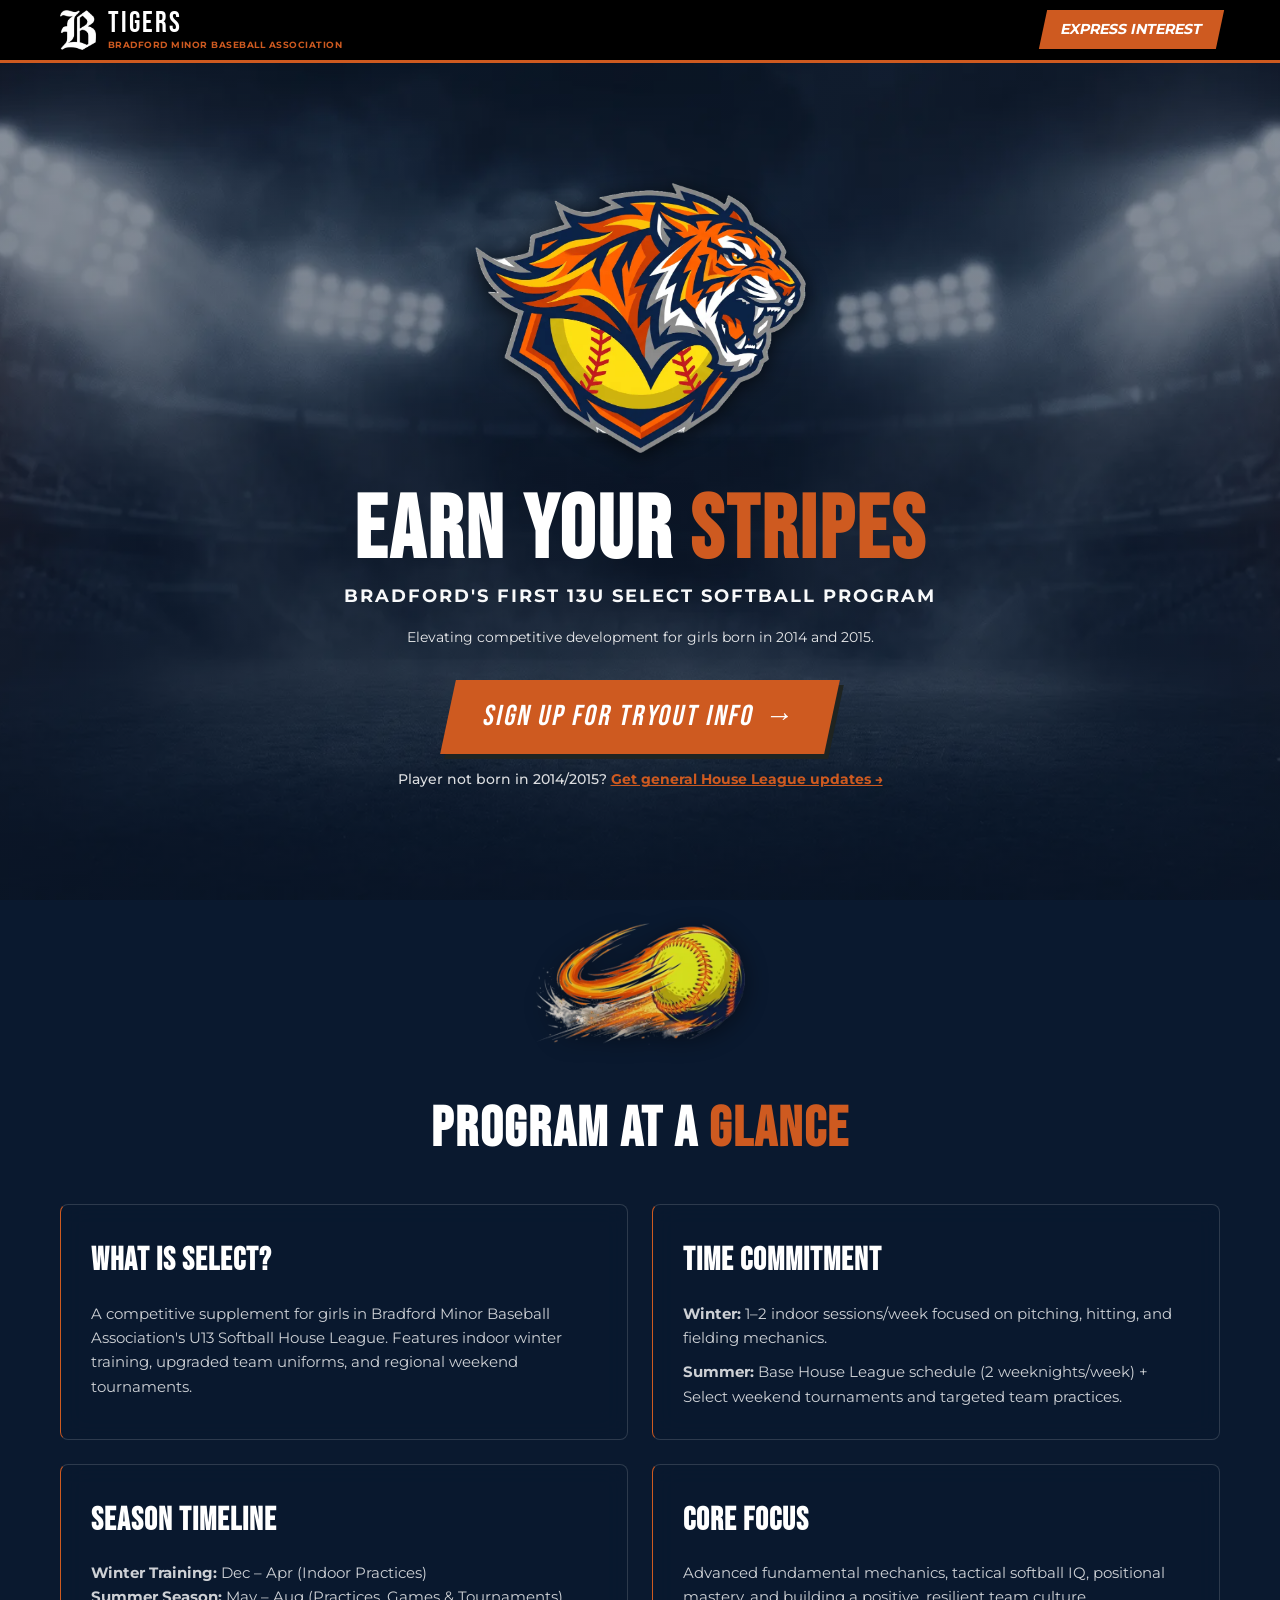
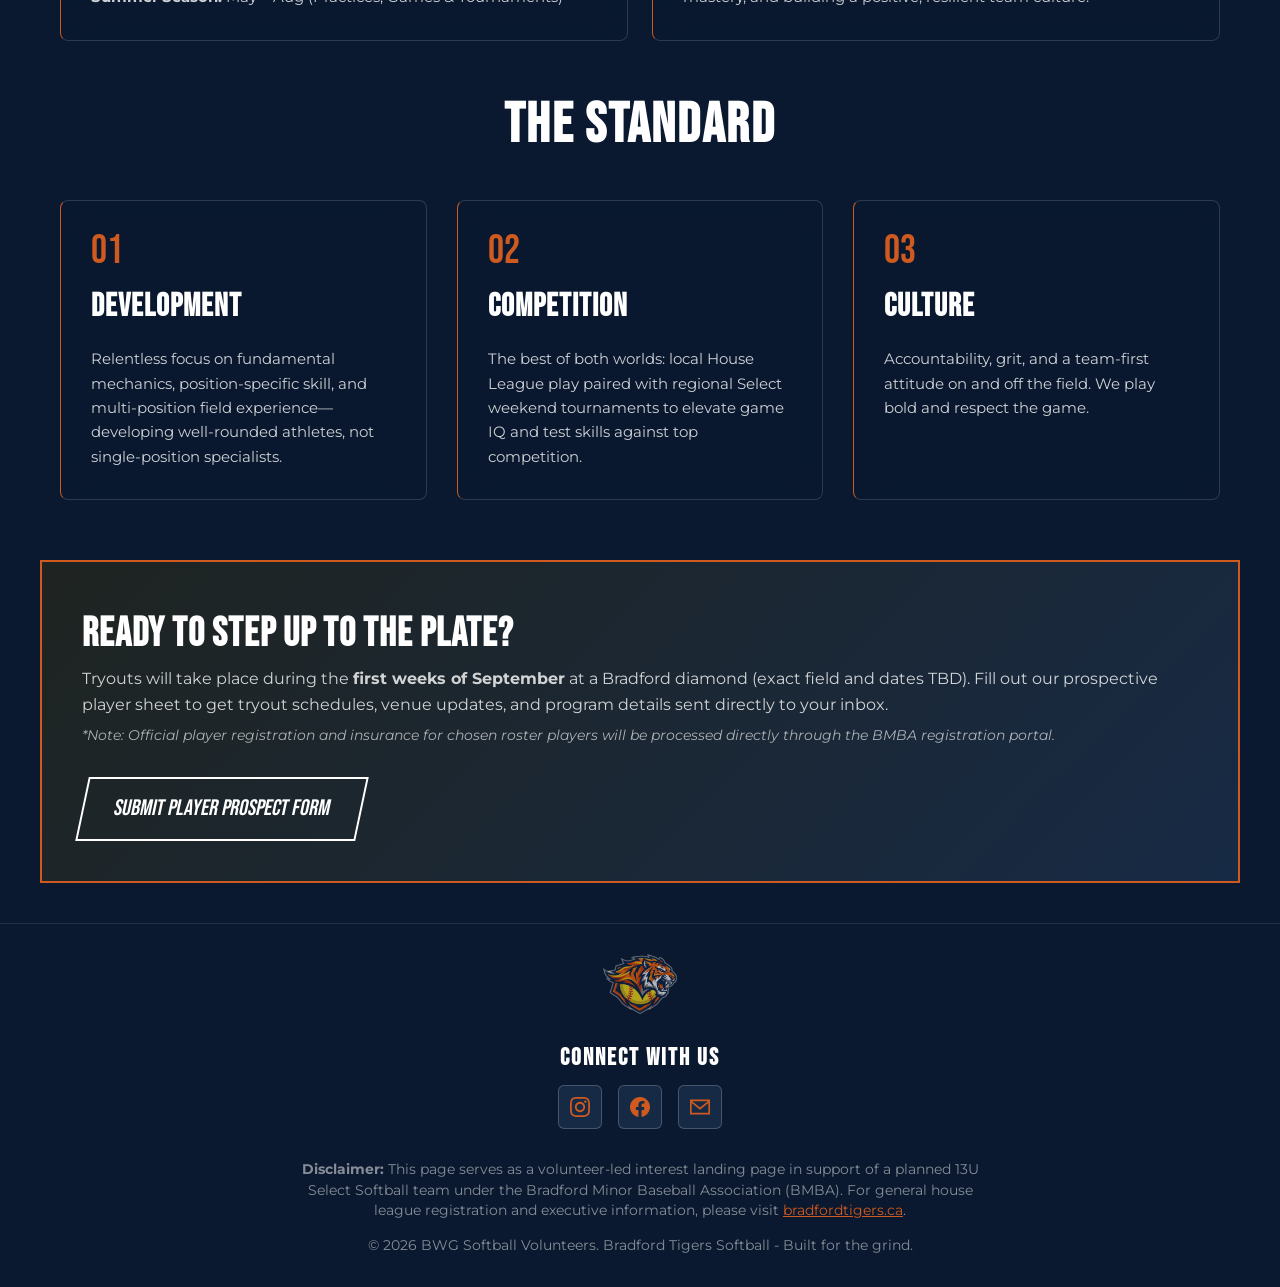
<file: index.html>
<!DOCTYPE html>
<html lang="en">
<head>
    <meta charset="UTF-8">
    <meta name="viewport" content="width=device-width, initial-scale=1.0">
    <meta name="theme-color" content="#0A192F">
    <title>13U Tigers Softball | 2027 Recruitment</title>

    <!-- Browser Tab Icon -->
    <link rel="icon" type="image/png" href="assets/b2-logo.png">

    <!-- Google Fonts for athletic typography -->
    <link rel="preconnect" href="https://fonts.googleapis.com">
    <link rel="preconnect" href="https://fonts.gstatic.com" crossorigin>
    <link rel="stylesheet" href="https://fonts.googleapis.com/css2?family=Bebas+Neue&family=Montserrat:ital,wght@0,400;0,700;0,900;1,700&display=swap">
    
    <!-- Using separate BMBA-aligned stylesheet -->
    <link rel="stylesheet" href="styles.css">

    <!-- Open Graph / WhatsApp / iMessage / Facebook -->
    <meta property="og:type" content="website" />
    <meta property="og:title" content="13U Tigers Select Softball | September Tryouts" />
    <meta property="og:description" content="Development, Competition, Culture. Register today for our upcoming September tryouts." />
    <meta property="og:image" content="https://bwgsoftball.ca/assets/tiger-logo-preview.jpg" />
    <meta property="og:url" content="https://bwgsoftball.ca/preview.html" />

    <!-- Twitter / General Mobile Fallbacks -->
    <meta name="twitter:card" content="summary_large_image" />
    <meta name="twitter:title" content="13U Tigers Select Softball | September Tryouts" />
    <meta name="twitter:description" content="Development, Competition, Culture. Register today for our upcoming September tryouts." />
    <meta name="twitter:image" content="https://bwgsoftball.ca/assets/tiger-logo-preview.jpg" />   

</head>
<body>

<!-- Header / Navigation -->
<header class="navbar">
    <div class="nav-container">
        <a href="https://bradfordtigers.ca/?utm_source=bwgsoftball&utm_medium=referral&utm_campaign=13u_select_landing_page" target="_blank" rel="noopener" class="brand" title="Visit BradfordTigers.ca">
            <img src="assets/b2-logo.png" alt="Bradford Tigers B Logo" class="nav-logo">
            <div class="brand-text-wrapper">
                <span class="brand-text">TIGERS</span>
                <span class="brand-subtext">
                    <span class="desktop-only">BRADFORD MINOR BASEBALL ASSOCIATION</span>
                    <span class="mobile-only">Bradford Minor Baseball Assoc.</span>
                </span>
            </div>
        </a>
        <a href="https://forms.gle/GKhw946RZWxFUqny7" target="_blank" class="btn-nav">
            <span class="desktop-only">EXPRESS INTEREST</span>
            <span class="mobile-only">UPDATES</span>
        </a>
    </div>
</header>

    <!-- Hero Section -->
    <section class="hero">
        <div class="hero-overlay"></div>
        <div class="hero-content">
            <div class="badge-container">
                <img src="assets/tiger-logo.webp" alt="Tigers Emblem" class="hero-logo">
            </div>
            <h1 class="hero-title">EARN YOUR <span class="text-orange">STRIPES</span></h1>
            <p class="hero-subtitle">BRADFORD'S FIRST 13U SELECT SOFTBALL PROGRAM</p>
            <span class="hero-tagline">Elevating competitive development for girls born in 2014 and 2015.</span>
            <div class="cta-group">
                <a href="https://forms.gle/GKhw946RZWxFUqny7" target="_blank" class="btn-primary">
                    SIGN UP FOR TRYOUT INFO<span class="arrow">&rarr;</span>
                </a>
                <p class="hero-alt-note">
                    Player not born in 2014/2015? <a href="https://bradfordtigers.ca/?utm_source=bwgsoftball&utm_medium=referral&utm_campaign=hero_general_houseleague" target="_blank" rel="noopener" class="hero-alt-link">Get general House League updates &rarr;</a>
                </p>
            </div>
        </div>
    </section>

    <!-- V2 Bridge / Accent Section -->
    <section class="accent-bridge-section">
        <div class="accent-wrapper">
            <img src="assets/accent.webp" alt="Softball Accent Graphic" class="hero-accent">
        </div>
    </section>

    <!-- Program at a Glance Section -->
    <section class="program-glance">
        <div class="container">
            <h2 class="section-title">PROGRAM AT A <span class="text-orange">GLANCE</span></h2>
            <div class="pillars-grid grid-2x2">
                <div class="pillar-card">
                    <h3>What is Select?</h3>
                    <p>A competitive supplement for girls in Bradford Minor Baseball Association's U13 Softball House League. Features indoor winter training, upgraded team uniforms, and regional weekend tournaments.</p>
                </div>
                <div class="pillar-card">
                    <h3>Time Commitment</h3>
                    <p><strong>Winter:</strong> 1–2 indoor sessions/week focused on pitching, hitting, and fielding mechanics.</p>
                    <p style="margin-top: 10px;"><strong>Summer:</strong> Base House League schedule (2 weeknights/week) + Select weekend tournaments and targeted team practices.</p>
                </div>
                <div class="pillar-card">
                    <h3>Season Timeline</h3>
                    <p><strong>Winter Training:</strong> Dec – Apr (Indoor Practices)<br>
                       <strong>Summer Season:</strong> May – Aug (Practices, Games &amp; Tournaments)</p>
                </div>
                <div class="pillar-card">
                    <h3>Core Focus</h3>
                    <p>Advanced fundamental mechanics, tactical softball IQ, positional mastery, and building a positive, resilient team culture.</p>
                </div>
            </div>
        </div>
    </section>

    <!-- Value Pillars Section -->
    <section class="pillars-section">
        <div class="container">
            <h2 class="section-title">THE <span class="accent-text">STANDARD</span></h2>
            <div class="pillars-grid">
                <div class="pillar-card">
                    <div class="pillar-number">01</div>
                    <h3>DEVELOPMENT</h3>
                    <p>Relentless focus on fundamental mechanics, position-specific skill, and multi-position field experience—developing well-rounded athletes, not single-position specialists.</p>
                </div>
                <div class="pillar-card">
                    <div class="pillar-number">02</div>
                    <h3>COMPETITION</h3>
                    <p>The best of both worlds: local House League play paired with regional Select weekend tournaments to elevate game IQ and test skills against top competition.</p>
                </div>
                <div class="pillar-card">
                    <div class="pillar-number">03</div>
                    <h3>CULTURE</h3>
                    <p>Accountability, grit, and a team-first attitude on and off the field. We play bold and respect the game.</p>
                </div>
            </div>
        </div>
    </section>

    <!-- Info / Tryout Callout -->
    <section class="callout-section">
        <div class="container callout-box">
            <div class="callout-text">
                <h2>READY TO STEP UP TO THE PLATE?</h2>
                <p>Tryouts will take place during the <strong>first weeks of September</strong> at a Bradford diamond (exact field and dates TBD). Fill out our prospective player sheet to get tryout schedules, venue updates, and program details sent directly to your inbox.</p>
            <p style="font-size: 0.85rem; opacity: 0.8; margin-top: 8px;">
    <em>*Note: Official player registration and insurance for chosen roster players will be processed directly through the BMBA registration portal.</em>
</p>
            </div>
            <a href="https://forms.gle/GKhw946RZWxFUqny7" target="_blank" rel="noopener noreferrer" class="btn-secondary">
                SUBMIT PLAYER PROSPECT FORM
            </a>
        </div>
    </section>

    <!-- Footer -->
    <footer>
        <div class="container footer-content">
            <img src="assets/tiger-logo.webp" alt="Tigers Logo" class="footer-logo">

            <div class="footer-social-section">
                <h3 class="social-heading">CONNECT WITH US</h3>
                <div class="social-links">
                    <a href="https://www.instagram.com/bwgsoftball" target="_blank" rel="noopener noreferrer" class="social-btn" aria-label="Instagram">
                        <svg viewBox="0 0 24 24"><path d="M12 2.163c3.204 0 3.584.012 4.85.07 3.252.148 4.771 1.691 4.919 4.919.058 1.265.069 1.645.069 4.849 0 3.205-.012 3.584-.069 4.849-.149 3.225-1.664 4.771-4.919 4.919-1.266.058-1.644.07-4.85.07-3.204 0-3.584-.012-4.849-.07-3.26-.149-4.771-1.699-4.919-4.92-.058-1.265-.07-1.644-.07-4.849 0-3.204.013-3.583.07-4.849.149-3.227 1.664-4.771 4.919-4.919 1.266-.057 1.645-.069 4.849-.069zm0-2.163c-3.259 0-3.667.014-4.947.072-4.358.2-6.78 2.618-6.98 6.98-.059 1.281-.073 1.689-.073 4.948 0 3.259.014 3.668.072 4.948.2 4.358 2.618 6.78 6.98 6.98 1.281.058 1.689.072 4.948.072 3.259 0 3.668-.014 4.948-.072 4.354-.2 6.782-2.618 6.979-6.98.059-1.28.073-1.689.073-4.948 0-3.259-.014-3.667-.072-4.947-.196-4.354-2.617-6.78-6.979-6.98-1.281-.059-1.69-.073-4.949-.073zm0 5.838c-3.403 0-6.162 2.759-6.162 6.162s2.759 6.163 6.162 6.163 6.162-2.759 6.162-6.163c0-3.403-2.759-6.162-6.162-6.162zm0 10.162c-2.209 0-4-1.79-4-4 0-2.209 1.791-4 4-4s4 1.791 4 4c0 2.21-1.791 4-4 4zm6.406-11.845c-.796 0-1.441.645-1.441 1.44s.645 1.44 1.441 1.44c.795 0 1.439-.645 1.439-1.44s-.644-1.44-1.439-1.44z"/></svg>
                    </a>
                    <a href="https://www.facebook.com/bwgsoftball" target="_blank" rel="noopener noreferrer" class="social-btn" aria-label="Facebook">
                        <svg viewBox="0 0 24 24"><path d="M24 12.073c0-6.627-5.373-12-12-12s-12 5.373-12 12c0 5.99 4.388 10.954 10.125 11.854v-8.385H7.078v-3.47h3.047V9.43c0-3.007 1.792-4.669 4.533-4.669 1.312 0 2.686.235 2.686.235v2.953H15.83c-1.491 0-1.956.925-1.956 1.874v2.25h3.328l-.532 3.47h-2.796v8.385C19.612 23.027 24 18.062 24 12.073z"/></svg>
                    </a>
                    <a href="https://forms.gle/GKhw946RZWxFUqny7" target="_blank" class="social-btn" aria-label="Email Us">
                        <svg viewBox="0 0 24 24"><path d="M0 3v18h24v-18h-24zm21.518 2l-9.518 7.713-9.518-7.713h19.036zm-19.518 14v-11.817l10 8.104 10-8.104v11.817h-20z"/></svg>
                    </a>
                </div>
            </div>

            <p class="disclaimer-text">
                <strong>Disclaimer:</strong> This page serves as a volunteer-led interest landing page in support of a planned 13U Select Softball team under the Bradford Minor Baseball Association (BMBA). For general house league registration and executive information, please visit <a href="https://bradfordtigers.ca/?utm_source=bwgsoftball&utm_medium=referral&utm_campaign=13u_select_landing_page" target="_blank" rel="noopener">bradfordtigers.ca</a>.
            </p>
            <p>&copy; 2026 BWG Softball Volunteers. Bradford Tigers Softball - Built for the grind.</p>
        </div>
    </footer>
</body>
</html>
</file>
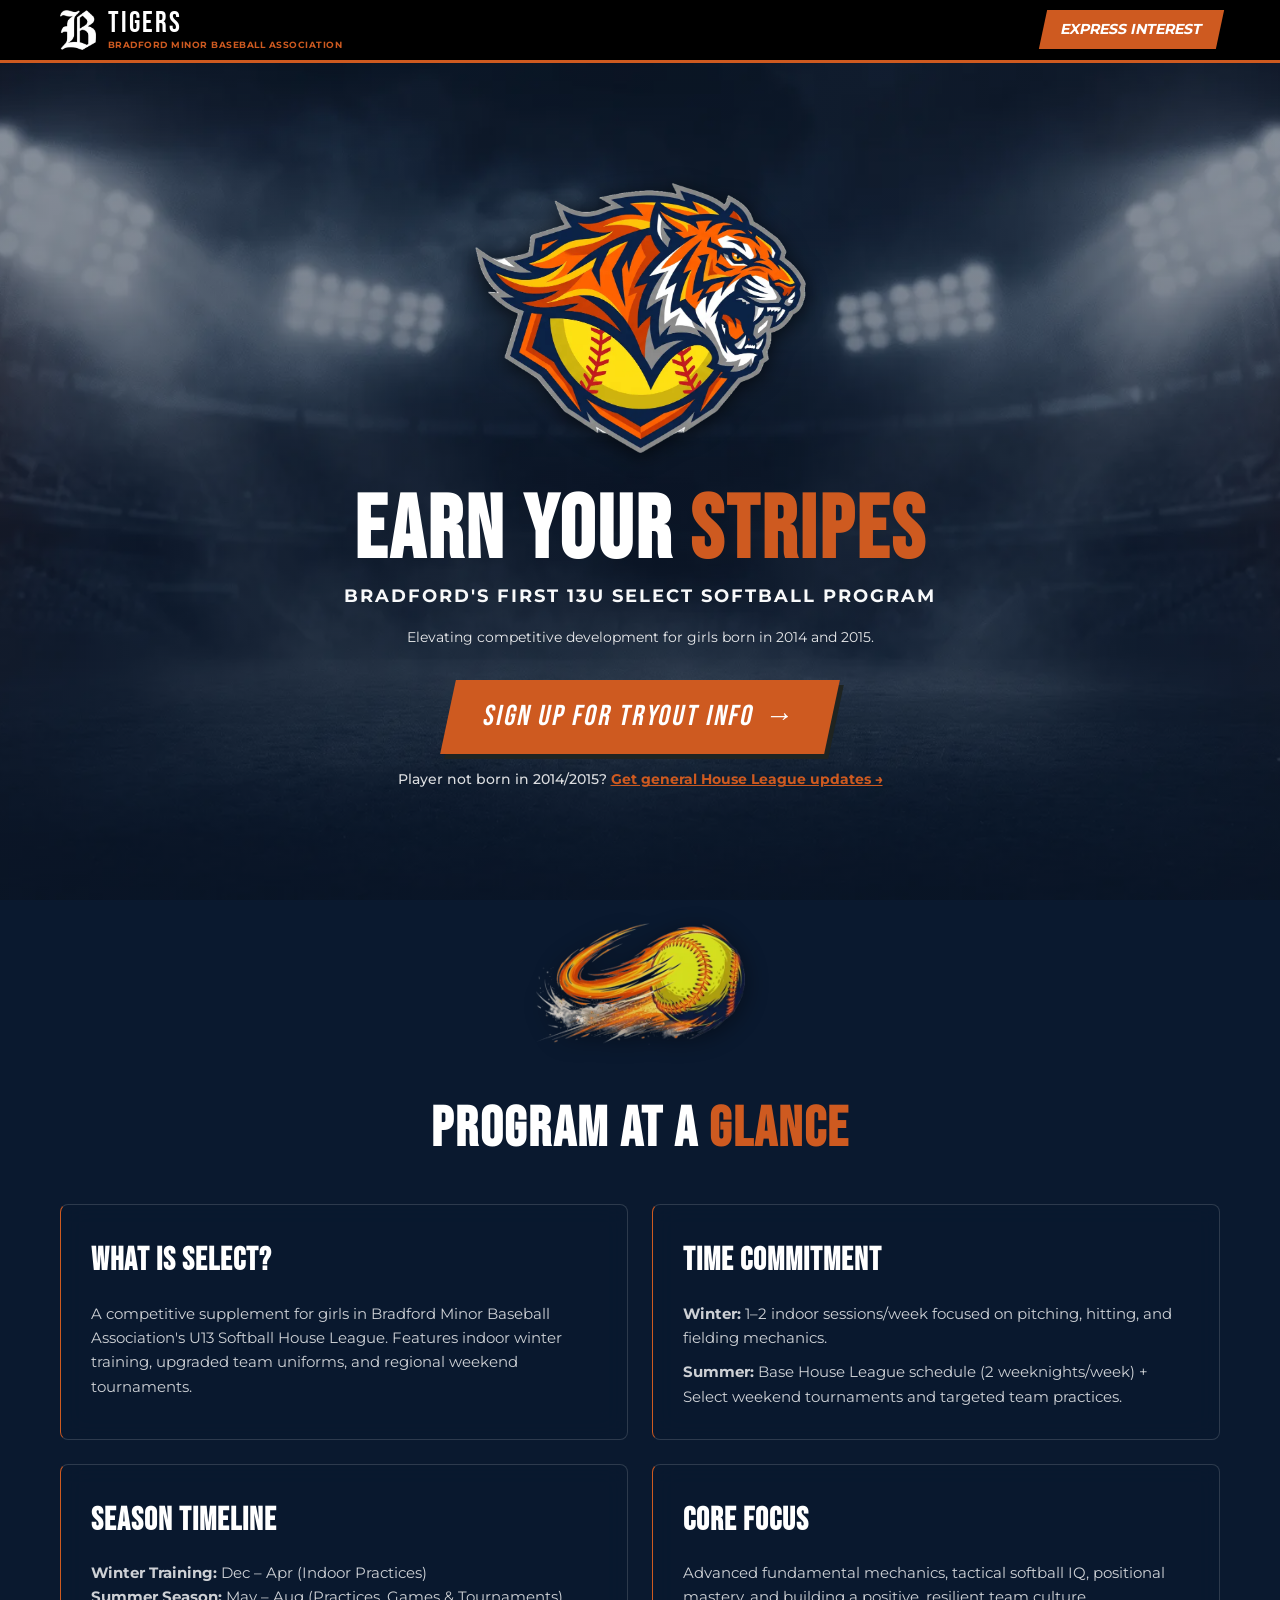
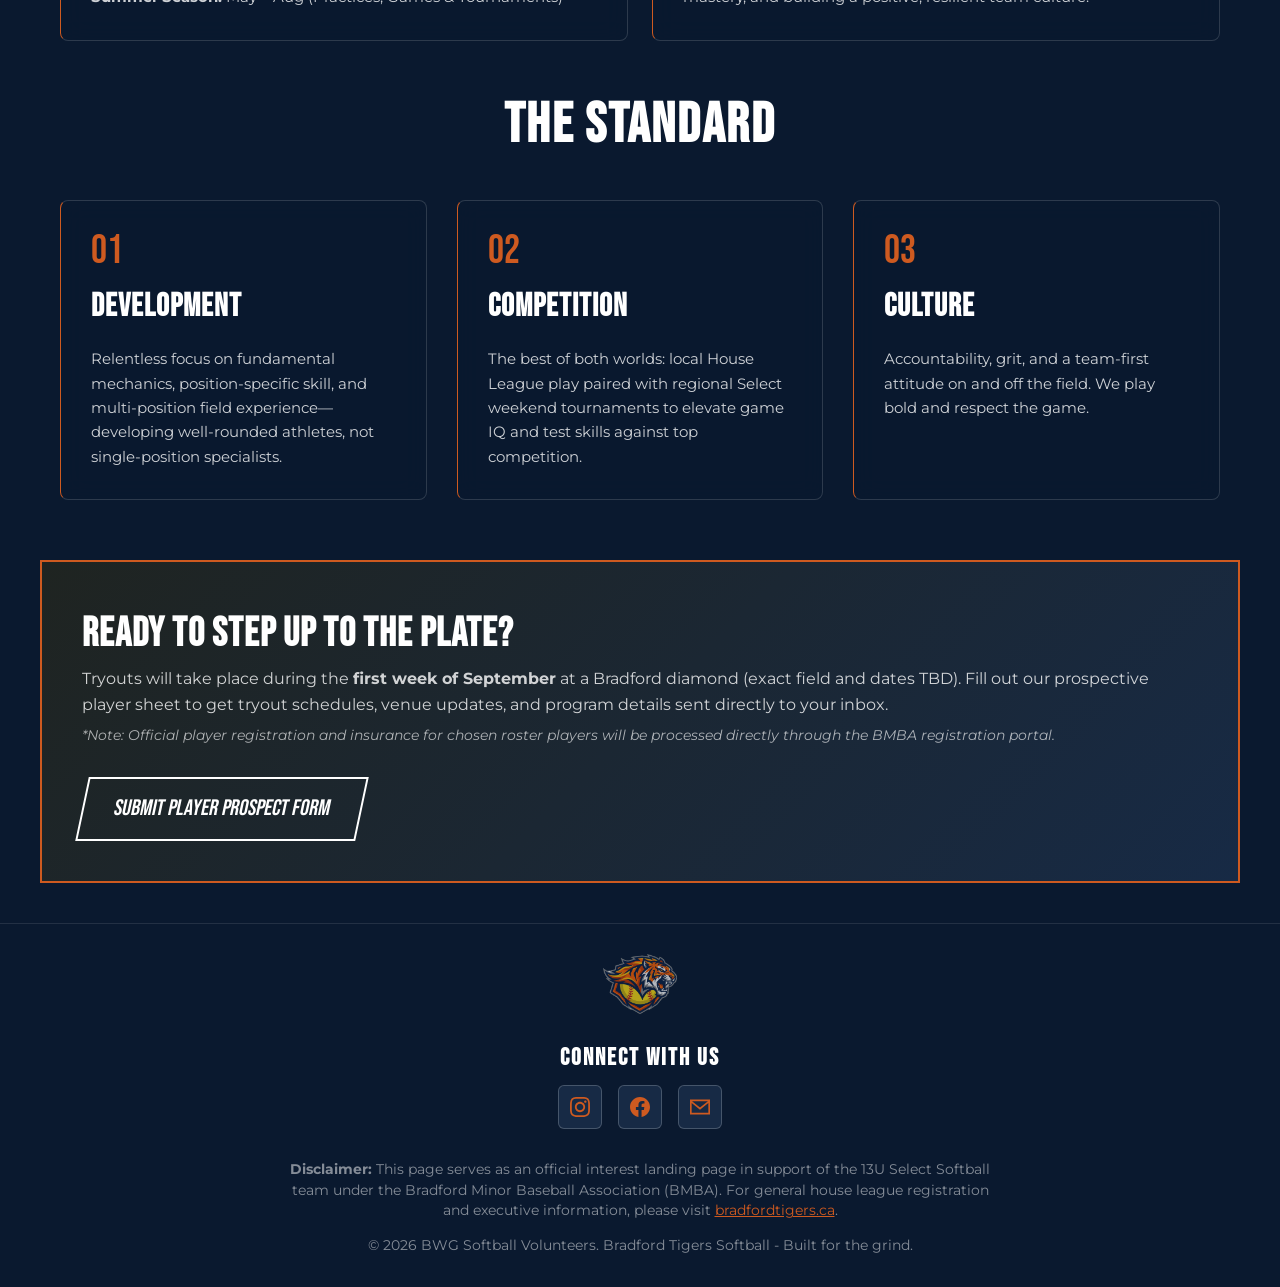
<file: preview.html>
<!DOCTYPE html>
<html lang="en">
<head>
    <meta charset="UTF-8">
    <meta name="viewport" content="width=device-width, initial-scale=1.0">
    <meta name="theme-color" content="#0A192F">
    <title>13U Tigers Softball | 2027 Recruitment (BMBA Preview)</title>

    <!-- Browser Tab Icon -->
    <link rel="icon" type="image/png" href="assets/b2-logo.png">

    <!-- Google Fonts for athletic typography -->
    <link rel="preconnect" href="https://fonts.googleapis.com">
    <link rel="preconnect" href="https://fonts.gstatic.com" crossorigin>
    <link rel="stylesheet" href="https://fonts.googleapis.com/css2?family=Bebas+Neue&family=Montserrat:ital,wght@0,400;0,700;0,900;1,700&display=swap">
    
    <!-- Using separate BMBA-aligned stylesheet -->
    <link rel="stylesheet" href="styles2.css">

    <!-- Open Graph / WhatsApp / iMessage / Facebook -->
    <meta property="og:type" content="website" />
    <meta property="og:title" content="13U Tigers Select Softball | September Tryouts" />
    <meta property="og:description" content="Development, Competition, Culture. Register today for our upcoming September tryouts." />
    <meta property="og:image" content="https://bwgsoftball.ca/assets/tiger-logo-preview.jpg" />
    <meta property="og:url" content="https://bwgsoftball.ca/preview.html" />

    <!-- Twitter / General Mobile Fallbacks -->
    <meta name="twitter:card" content="summary_large_image" />
    <meta name="twitter:title" content="13U Tigers Select Softball | September Tryouts" />
    <meta name="twitter:description" content="Development, Competition, Culture. Register today for our upcoming September tryouts." />
    <meta name="twitter:image" content="https://bwgsoftball.ca/assets/tiger-logo-preview.jpg" />   

    <!-- Tally.so popup during carrot fest -->
    <script>
    const ENABLE_TALLY = false;
    const IS_TESTING = window.location.hostname === 'localhost' || 
                       window.location.hostname === '127.0.0.1' || 
                       window.location.search.includes('test=1');

    if (ENABLE_TALLY || IS_TESTING) {
      window.TallyConfig = {
        "formId": "PdQ6N0",
        "popup": {
          "emoji": {
            "text": "\uD83E\uDD4E",
            "animation": "bounce"
          },
          "open": {
            "trigger": "scroll"
          }
        }
      };

      const script = document.createElement('script');
      script.src = "https://tally.so/widgets/embed.js";
      script.async = true;
      document.head.appendChild(script);
    }
    </script>
</head>
<body>

<!-- Header / Navigation -->
<header class="navbar">
    <div class="nav-container">
        <a href="https://bradfordtigers.ca" target="_blank" rel="noopener noreferrer" class="brand" title="Visit BradfordTigers.ca">
            <img src="assets/b2-logo.png" alt="Bradford Tigers B Logo" class="nav-logo">
            <div class="brand-text-wrapper">
                <span class="brand-text">TIGERS</span>
                <span class="brand-subtext">
                    <span class="desktop-only">BRADFORD MINOR BASEBALL ASSOCIATION</span>
                    <span class="mobile-only">Bradford Minor Baseball Assoc.</span>
                </span>
            </div>
        </a>
        <a href="https://forms.gle/GKhw946RZWxFUqny7" target="_blank" class="btn-nav">
            <span class="desktop-only">EXPRESS INTEREST</span>
            <span class="mobile-only">UPDATES</span>
        </a>
    </div>
</header>

    <!-- Hero Section -->
    <section class="hero">
        <div class="hero-overlay"></div>
        <div class="hero-content">
            <div class="badge-container">
                <img src="assets/tiger-logo.webp" alt="Tigers Emblem" class="hero-logo">
            </div>
            <h1 class="hero-title">EARN YOUR <span class="text-orange">STRIPES</span></h1>
            <p class="hero-subtitle">BRADFORD'S FIRST 13U SELECT SOFTBALL PROGRAM</p>
            <span class="hero-tagline">Elevating competitive development for girls born in 2014 and 2015.</span>
            <div class="cta-group">
                <a href="https://forms.gle/GKhw946RZWxFUqny7" target="_blank" class="btn-primary">
                    SIGN UP FOR TRYOUT INFO<span class="arrow">&rarr;</span>
                </a>
                <p class="hero-alt-note">
                    Player not born in 2014/2015? <a href="https://forms.gle/GKhw946RZWxFUqny7" target="_blank" class="hero-alt-link">Get general House League updates &rarr;</a>
                </p>
            </div>
        </div>
    </section>

    <!-- V2 Bridge / Accent Section -->
    <section class="accent-bridge-section">
        <div class="accent-wrapper">
            <img src="assets/accent.webp" alt="Softball Accent Graphic" class="hero-accent">
        </div>
    </section>

    <!-- Program at a Glance Section -->
    <section class="program-glance">
        <div class="container">
            <h2 class="section-title">PROGRAM AT A <span class="text-orange">GLANCE</span></h2>
            <div class="pillars-grid grid-2x2">
                <div class="pillar-card">
                    <h3>What is Select?</h3>
                    <p>A competitive supplement for girls in Bradford Minor Baseball Association's U13 Softball House League. Features indoor winter training, upgraded team uniforms, and regional weekend tournaments.</p>
                </div>
                <div class="pillar-card">
                    <h3>Time Commitment</h3>
                    <p><strong>Winter:</strong> 1–2 indoor sessions/week focused on pitching, hitting, and fielding mechanics.</p>
                    <p style="margin-top: 10px;"><strong>Summer:</strong> Base House League schedule (2 weeknights/week) + Select weekend tournaments and targeted team practices.</p>
                </div>
                <div class="pillar-card">
                    <h3>Season Timeline</h3>
                    <p><strong>Winter Training:</strong> Dec – Apr (Indoor Practices)<br>
                       <strong>Summer Season:</strong> May – Aug (Practices, Games &amp; Tournaments)</p>
                </div>
                <div class="pillar-card">
                    <h3>Core Focus</h3>
                    <p>Advanced fundamental mechanics, tactical softball IQ, positional mastery, and building a positive, resilient team culture.</p>
                </div>
            </div>
        </div>
    </section>

    <!-- Value Pillars Section -->
    <section class="pillars-section">
        <div class="container">
            <h2 class="section-title">THE <span class="accent-text">STANDARD</span></h2>
            <div class="pillars-grid">
                <div class="pillar-card">
                    <div class="pillar-number">01</div>
                    <h3>DEVELOPMENT</h3>
                    <p>Relentless focus on fundamental mechanics, position-specific skill, and multi-position field experience—developing well-rounded athletes, not single-position specialists.</p>
                </div>
                <div class="pillar-card">
                    <div class="pillar-number">02</div>
                    <h3>COMPETITION</h3>
                    <p>The best of both worlds: local House League play paired with regional Select weekend tournaments to elevate game IQ and test skills against top competition.</p>
                </div>
                <div class="pillar-card">
                    <div class="pillar-number">03</div>
                    <h3>CULTURE</h3>
                    <p>Accountability, grit, and a team-first attitude on and off the field. We play bold and respect the game.</p>
                </div>
            </div>
        </div>
    </section>

    <!-- Info / Tryout Callout -->
    <section class="callout-section">
        <div class="container callout-box">
            <div class="callout-text">
                <h2>READY TO STEP UP TO THE PLATE?</h2>
                <p>Tryouts will take place during the <strong>first week of September</strong> at a Bradford diamond (exact field and dates TBD). Fill out our prospective player sheet to get tryout schedules, venue updates, and program details sent directly to your inbox.</p>
            <p style="font-size: 0.85rem; opacity: 0.8; margin-top: 8px;">
    <em>*Note: Official player registration and insurance for chosen roster players will be processed directly through the BMBA registration portal.</em>
</p>
            </div>
            <a href="https://forms.gle/GKhw946RZWxFUqny7" target="_blank" rel="noopener noreferrer" class="btn-secondary">
                SUBMIT PLAYER PROSPECT FORM
            </a>
        </div>
    </section>

    <!-- Footer -->
    <footer>
        <div class="container footer-content">
            <img src="assets/tiger-logo.webp" alt="Tigers Logo" class="footer-logo">

            <div class="footer-social-section">
                <h3 class="social-heading">CONNECT WITH US</h3>
                <div class="social-links">
                    <a href="https://www.instagram.com/bwgsoftball" target="_blank" rel="noopener noreferrer" class="social-btn" aria-label="Instagram">
                        <svg viewBox="0 0 24 24"><path d="M12 2.163c3.204 0 3.584.012 4.85.07 3.252.148 4.771 1.691 4.919 4.919.058 1.265.069 1.645.069 4.849 0 3.205-.012 3.584-.069 4.849-.149 3.225-1.664 4.771-4.919 4.919-1.266.058-1.644.07-4.85.07-3.204 0-3.584-.012-4.849-.07-3.26-.149-4.771-1.699-4.919-4.92-.058-1.265-.07-1.644-.07-4.849 0-3.204.013-3.583.07-4.849.149-3.227 1.664-4.771 4.919-4.919 1.266-.057 1.645-.069 4.849-.069zm0-2.163c-3.259 0-3.667.014-4.947.072-4.358.2-6.78 2.618-6.98 6.98-.059 1.281-.073 1.689-.073 4.948 0 3.259.014 3.668.072 4.948.2 4.358 2.618 6.78 6.98 6.98 1.281.058 1.689.072 4.948.072 3.259 0 3.668-.014 4.948-.072 4.354-.2 6.782-2.618 6.979-6.98.059-1.28.073-1.689.073-4.948 0-3.259-.014-3.667-.072-4.947-.196-4.354-2.617-6.78-6.979-6.98-1.281-.059-1.69-.073-4.949-.073zm0 5.838c-3.403 0-6.162 2.759-6.162 6.162s2.759 6.163 6.162 6.163 6.162-2.759 6.162-6.163c0-3.403-2.759-6.162-6.162-6.162zm0 10.162c-2.209 0-4-1.79-4-4 0-2.209 1.791-4 4-4s4 1.791 4 4c0 2.21-1.791 4-4 4zm6.406-11.845c-.796 0-1.441.645-1.441 1.44s.645 1.44 1.441 1.44c.795 0 1.439-.645 1.439-1.44s-.644-1.44-1.439-1.44z"/></svg>
                    </a>
                    <a href="https://www.facebook.com/bwgsoftball" target="_blank" rel="noopener noreferrer" class="social-btn" aria-label="Facebook">
                        <svg viewBox="0 0 24 24"><path d="M24 12.073c0-6.627-5.373-12-12-12s-12 5.373-12 12c0 5.99 4.388 10.954 10.125 11.854v-8.385H7.078v-3.47h3.047V9.43c0-3.007 1.792-4.669 4.533-4.669 1.312 0 2.686.235 2.686.235v2.953H15.83c-1.491 0-1.956.925-1.956 1.874v2.25h3.328l-.532 3.47h-2.796v8.385C19.612 23.027 24 18.062 24 12.073z"/></svg>
                    </a>
                    <a href="https://forms.gle/GKhw946RZWxFUqny7" target="_blank" class="social-btn" aria-label="Email Us">
                        <svg viewBox="0 0 24 24"><path d="M0 3v18h24v-18h-24zm21.518 2l-9.518 7.713-9.518-7.713h19.036zm-19.518 14v-11.817l10 8.104 10-8.104v11.817h-20z"/></svg>
                    </a>
                </div>
            </div>

            <p class="disclaimer-text">
                <strong>Disclaimer:</strong> This page serves as an official interest landing page in support of the 13U Select Softball team under the Bradford Minor Baseball Association (BMBA). For general house league registration and executive information, please visit <a href="https://bradfordtigers.ca" target="_blank" rel="noopener noreferrer">bradfordtigers.ca</a>.
            </p>
            <p>&copy; 2026 BWG Softball Volunteers. Bradford Tigers Softball - Built for the grind.</p>
        </div>
    </footer>
</body>
</html>
</file>
<file: styles.css>
/* ==========================================================================
   Color Palette & Custom Variables (BMBA Matched)
   ========================================================================== */
:root {
    --navy: #0A192F;
    --navy-light: #172A45;
    --orange: #CE5A20; /* BMBA Official Orange */
    --orange-hover: #B44B18;
    --graphite: #1F2421;
    --white: #FFFFFF;
    --gray-light: #F8F9FA;
    --font-heading: 'Bebas Neue', sans-serif;
    --font-body: 'Montserrat', sans-serif;
}

/* ==========================================================================
   Reset & Base Styles
   ========================================================================== */
* {
    margin: 0;
    padding: 0;
    box-sizing: border-box;
}

body {
    background-color: var(--navy);
    color: var(--white);
    font-family: var(--font-body);
    line-height: 1.6;
    overflow-x: hidden;
}

.container {
    max-width: 1200px;
    margin: 0 auto;
    padding: 0 20px;
}

.text-orange {
    color: var(--orange);
}

/* ==========================================================================
   Co-Branded Top Announcement Bar (High Visibility)
   ========================================================================== */
.top-announcement-bar {
    background: #000000; /* Pure black background for high contrast */
    padding: 10px 0; /* Slightly taller for better breathing room */
    font-size: 0.85rem;
    color: #FFFFFF;
    box-shadow: 0 4px 12px rgba(0, 0, 0, 0.5);
}

.top-bar-content {
    max-width: 1200px;
    margin: 0 auto;
    padding: 0 20px;
    display: flex;
    justify-content: space-between;
    align-items: center;
    gap: 16px;
}

.top-bar-left {
    display: flex;
    align-items: center;
    gap: 12px;
    flex-wrap: wrap;
}

.bmba-badge {
    background-color: var(--orange);
    color: #FFFFFF;
    font-family: var(--font-heading);
    font-size: 0.85rem;
    letter-spacing: 1.5px;
    padding: 4px 10px;
    border-radius: 3px;
    text-transform: uppercase;
    white-space: nowrap;
    box-shadow: 0 2px 5px rgba(0,0,0,0.3);
}

.bar-text {
    font-size: 0.85rem;
    color: #FFFFFF;
    font-weight: 600;
}

.top-bar-right {
    white-space: nowrap;
}

.bmba-link {
    background: rgba(255, 255, 255, 0.1);
    border: 1px solid rgba(255, 255, 255, 0.25);
    color: #FFFFFF;
    text-decoration: none;
    font-weight: 700;
    font-size: 0.78rem;
    padding: 5px 12px;
    border-radius: 3px;
    transition: all 0.2s ease;
}

.bmba-link:hover {
    background: var(--orange);
    border-color: var(--orange);
    color: #FFFFFF;
}

@media (max-width: 768px) {
    .top-bar-content {
        flex-direction: column;
        text-align: center;
        justify-content: center;
        gap: 8px;
        padding: 8px 12px;
    }
    .top-bar-left {
        justify-content: center;
    }
    .bar-text {
        font-size: 0.78rem;
    }
}

/* ==========================================================================
   Navigation Bar (Unified Black Header - Complete Fix)
   ========================================================================== */
.navbar {
    background-color: #000000;
    border-bottom: 3px solid var(--orange);
    position: sticky;
    top: 0;
    z-index: 100;
}

.nav-container {
    max-width: 1200px;
    margin: 0 auto;
    display: flex;
    justify-content: space-between;
    align-items: center;
    padding: 10px 20px;
}

.brand {
    display: flex;
    align-items: center;
    gap: 12px;
    text-decoration: none;
    color: var(--white);
    transition: opacity 0.2s ease;
}

.brand:hover {
    opacity: 0.85;
}

/* Caps logo height to prevent giant blowout */
.nav-logo {
    height: 40px;
    width: auto;
    object-fit: contain;
}

.brand-text-wrapper {
    display: flex;
    flex-direction: column;
    line-height: 1;
}

.brand-text {
    font-family: var(--font-heading);
    font-size: 1.8rem;
    letter-spacing: 2px;
    color: var(--white);
}

.brand-subtext {
    font-size: 0.55rem;
    letter-spacing: 0.5px;
    color: var(--orange);
    font-weight: 700;
    margin-top: 2px;
}

/* Restores orange slanted CTA button */
.btn-nav,
.btn-nav:visited {
    background: var(--orange) !important;
    color: var(--white) !important;
    text-decoration: none !important;
    font-weight: 700;
    padding: 8px 18px;
    transform: skewX(-12deg);
    display: inline-block;
    transition: background 0.2s ease;
    font-size: 0.9rem;
}

.btn-nav:hover,
.btn-nav:active {
    background: var(--orange-hover) !important;
    color: var(--white) !important;
}
/* ==========================================================================
   Hero Section
   ========================================================================== */
.hero {
    position: relative;
    min-height: calc(100vh - 60px);
    min-height: calc(100dvh - 60px);
    display: flex;
    flex-direction: column;
    align-items: center;
    justify-content: center;
    text-align: center;
    padding: 15px 20px 25px 20px;
}

.hero::before {
    content: '';
    position: fixed;
    top: 0;
    left: 0;
    width: 100%;
    height: 100%;
    background: 
        linear-gradient(180deg, rgba(10,25,47,0.45) 0%, rgba(10,25,47,0.70) 100%),
        url('assets/stadium-bg.webp') no-repeat center center / cover;
    z-index: -1;
    will-change: transform;
}

.hero-content {
    position: relative;
    z-index: 2;
    max-width: 900px;
    width: 100%;
    display: flex;
    flex-direction: column;
    align-items: center;
    gap: clamp(10px, 1.5vh, 24px);
    margin: auto 0;
}

.hero-logo {
    width: auto;
    height: clamp(60px, 30vh, 550px);
    max-width: 100%;
    object-fit: contain;
    margin: 1rem auto 1rem; 
    filter: drop-shadow(0 4px 10px rgba(0,0,0,0.65));
}

.hero-title {
    font-family: var(--font-heading);
    font-size: clamp(3rem, 7vw, 5.5rem);
    line-height: 0.95;
    letter-spacing: 3px;
    margin: 0;
    text-transform: uppercase;
}

.hero-subtitle {
    font-weight: 700;
    font-size: clamp(0.85rem, 2vw, 1.1rem);
    letter-spacing: 2px;
    color: var(--gray-light);
    margin: 0;
    line-height: 1.0;
}

.hero-tagline {
  display: block;
  margin-top: 0.5rem;
  font-size: 0.9em;
  text-transform: none;
  font-weight: 400;
  opacity: 0.9;
}

/* Converts CTA container to flexbox to cleanly push note away from button */
.cta-group {
    display: flex;
    flex-direction: column;
    align-items: center;
    gap: 16px; /* Forces exact 16px gap below slanted button */
    margin-top: clamp(8px, 2vh, 18px);
    margin-bottom: 0;
}

.btn-primary {
    margin: 0;
    background: var(--orange);
    color: var(--white);
    text-decoration: none;
    font-family: var(--font-heading);
    font-size: clamp(1.4rem, 3vw, 1.8rem);
    letter-spacing: 2px;
    padding: 14px 36px;
    display: inline-block;
    transform: skewX(-12deg);
    box-shadow: 5px 5px 0px var(--graphite);
    transition: all 0.2s ease;
}

.btn-primary:hover {
    background: var(--orange-hover);
    transform: skewX(-12deg) translate(-2px, -2px);
    box-shadow: 7px 7px 0px var(--graphite);
}

.btn-primary .arrow {
    display: inline-block;
    margin-left: 10px;
    transition: transform 0.2s ease;
}
	
.btn-primary:hover .arrow {
    transform: translateX(5px);
}

.hero-alt-note {
    margin: 0 !important;
    padding: 0 12px;
    line-height: 1.4;
    font-size: 0.85rem;
    color: rgba(255, 255, 255, 0.85);
    font-weight: 500;
}

/* Corrected syntax (removed space in var(--orange)) */
.hero-alt-link {
    color: var(--orange);
    text-decoration: underline;
    font-weight: 700;
    transition: color 0.2s ease;
}

.hero-alt-link:hover,
.hero-alt-link:active {
    color: var(--white);
}

/* ==========================================================================
   Accent & Pillars
   ========================================================================== */
.accent-bridge-section {
    display: flex;
    justify-content: center;
    align-items: center;
    padding: 20px 20px;
    position: relative;
    z-index: 2;
}

.accent-wrapper {
    display: flex;
    justify-content: center;
    align-items: center;
}

.hero-accent {
    max-width: clamp(150px, 22vw, 210px);
    height: auto;
    opacity: 0.9;
    filter: drop-shadow(0 4px 12px rgba(0,0,0,0.5));
}

.program-glance,
.pillars-section {
    background: transparent;
    padding: 20px 0;
    position: relative;
    z-index: 2;
}

.section-title {
    font-family: var(--font-heading);
    font-size: 3.5rem;
    text-align: center;
    letter-spacing: 2px;
    margin-bottom: 30px;
    margin-top: 0;
}

.pillars-grid {
    display: grid;
    grid-template-columns: repeat(auto-fit, minmax(280px, 1fr));
    gap: 30px;
}

.pillar-card {
    background: rgba(10, 25, 47, 0.45);
    backdrop-filter: blur(12px);
    border: 1px solid rgba(255, 255, 255, 0.15);
    padding: 30px;
    border-radius: 8px;
    border-left: 1px solid var(--orange);
    transition: transform 0.3s ease, box-shadow 0.3s ease, border-color 0.3s ease;
}

.grid-2x2 {
    display: grid;
    grid-template-columns: repeat(2, 1fr);
    gap: 1.5rem;
}

@media (hover: hover){
    .pillar-card:hover {
        border-left-color: var(--orange);
        transform: translateY(-6px);
        box-shadow: 
            0 12px 24px rgba(0, 0, 0, 0.4),
            0 0 20px rgba(255, 107, 0, 0.35);
        border-color: var(--orange);
    }
}

.pillar-number {
    font-family: var(--font-heading);
    font-size: 2.5rem;
    color: var(--orange);
    line-height: 1;
    margin-bottom: 10px;
}

.pillar-card h3 {
    font-family: var(--font-heading);
    font-size: 2rem;
    letter-spacing: 1px;
    margin-bottom: 15px;
}

.pillar-card p {
    font-size: 0.95rem;
    color: rgba(255, 255, 255, 0.8);
}

/* ==========================================================================
   Callout & Footer
   ========================================================================== */
.callout-section {
    padding: 40px 0;
    position: relative;
    z-index: 2;
}

.callout-box {
    background: linear-gradient(135deg, var(--graphite) 0%, var(--navy-light) 100%);
    border: 2px solid var(--orange);
    padding: 40px;
    display: flex;
    justify-content: space-between;
    align-items: center;
    gap: 30px;
    flex-wrap: wrap;
}

.callout-text h2 {
    font-family: var(--font-heading);
    font-size: 2.5rem;
    letter-spacing: 1px;
}

.callout-text p {
    color: rgba(255, 255, 255, 0.8);
}

.btn-secondary {
    background: transparent;
    color: var(--white);
    border: 2px solid var(--white);
    text-decoration: none;
    font-family: var(--font-heading);
    font-size: 1.4rem;
    padding: 12px 30px;
    transform: skewX(-12deg);
    white-space: nowrap;
    transition: all 0.2s ease;
}

.btn-secondary:hover {
    background: var(--white);
    color: var(--navy);
}

footer {
    background-color: var(--navy);
    border-top: 1px solid rgba(255, 255, 255, 0.1);
    padding: 30px 0;
    position: relative;
    z-index: 2;
}

.footer-content {
    display: flex;
    flex-direction: column;
    align-items: center;
    gap: 15px;
    font-size: 0.85rem;
    color: rgba(255, 255, 255, 0.5);
}

.footer-logo {
    height: 60px;
    opacity: 0.7;
}

.disclaimer-text {
    max-width: 700px;
    line-height: 1.5;
    text-align: center;
}

.footer-content a {
    color: var(--orange); 
    text-decoration: underline;
}

.footer-content a:hover {
    color: var(--white);
}

.footer-social-section {
    display: flex;
    flex-direction: column;
    align-items: center;
    gap: 8px;
    margin: 10px 0 15px 0;
}

.social-heading {
    font-family: var(--font-heading);
    font-size: 1.5rem;
    letter-spacing: 2px;
    color: var(--white);
}

.social-links {
    display: flex;
    gap: 16px;
    justify-content: center;
    align-items: center;
}

.social-btn {
    display: flex;
    align-items: center;
    justify-content: center;
    width: 44px;
    height: 44px;
    background: var(--navy-light);
    border: 1px solid rgba(255, 255, 255, 0.2);
    border-radius: 6px;
    color: var(--white);
    transition: all 0.25s ease;
    text-decoration: none !important;
}

.social-btn svg {
    width: 20px;
    height: 20px;
    fill: currentColor;
}

.social-btn:hover {
    background: var(--orange);
    border-color: var(--orange);
    color: var(--white);
    transform: translateY(-3px);
    box-shadow: 0 4px 15px rgba(206, 90, 32, 0.45);
}

/* ==========================================================================
   Mobile Responsiveness
   ========================================================================== */
@media (max-width: 768px) {
    .callout-box {
        flex-direction: column;
        text-align: center;
    }
    
    .btn-primary {
        font-size: 1.4rem;
        padding: 12px 25px;
    }

    .section-title,
    .section-title .text-orange {
        line-height: 1.0;
    }

    .hero {
        display: flex !important;
        flex-direction: column !important;
        justify-content: center !important;
        align-items: center !important;
        padding-top: 2.5rem !important;
        padding-bottom: 1.0rem !important;
        height: auto !important;
        min-height: calc(100svh - 110px) !important;
    }

    .hero-content {
        display: flex !important;
        flex-direction: column !important;
        align-items: center !important;
        gap: 1.25rem !important;
        margin-top: 0 !important;
        padding-top: 0 !important;
        text-align: center !important;
    }

    .hero-content h1, 
    .hero-content h2,
    .hero-title {
        line-height: 1.15 !important;
        margin: 0 !important;
    }

    .hero-content p, 
    .hero-subtitle {
        line-height: 1.35 !important;
        margin: 0 !important;
        padding: 0 0.5rem !important;
    }

    .hero-logo {
        width: 62vw !important;
        max-width: 260px !important;
        height: auto !important;
        max-height: auto !important;
        margin: 0 auto !important;
    }

    .accent-bridge-section {
        padding-top: 2rem !important;
        padding-bottom: 2rem !important;
        margin-top: 0 !important;
        margin-bottom: 0 !important;
    }

    .grid-2x2 {
        grid-template-columns: 1fr;
    }

    section,
    .program-at-a-glance,
    .pillars-section,
    .callout-section {
        padding-top: 2rem !important;
        padding-bottom: 2rem !important;
    }
}

/* ==========================================================================
   Hero Alternate Link (Override Browser Defaults)
   ========================================================================== */
.hero-alt-note a,
.hero-alt-note a:link,
.hero-alt-note a:visited,
.hero-alt-link,
.hero-alt-link:link,
.hero-alt-link:visited {
    color: var(--orange) !important;
    text-decoration: underline !important;
    font-weight: 700 !important;
    transition: color 0.2s ease !important;
}

.hero-alt-note a:hover,
.hero-alt-note a:active,
.hero-alt-link:hover,
.hero-alt-link:active {
    color: var(--white) !important;
}

/* ==========================================================================
   Responsive Text Helpers
   ========================================================================== */
.mobile-only {
    display: none !important;
}
.desktop-only {
    display: inline !important;
}

/* ==========================================================================
   Mobile Header Adjustments (Only Touches the Header)
   ========================================================================== */
@media (max-width: 768px) {
    .mobile-only {
        display: inline !important;
    }
    .desktop-only {
        display: none !important;
    }

    .nav-container {
        padding: 8px 12px !important;
        
    }

    .nav-logo {
        height: 32px !important;
    }

    .brand-text {
        font-size: 1.4rem !important;
    }

    .brand-subtext {
        font-size: 0.65rem !important;
        letter-spacing: 0.5px !important;
        white-space: nowrap !important;
    }

    .btn-nav,
    .btn-nav:visited {
        padding: 6px 12px !important;
        font-size: 0.8rem !important;
        white-space: nowrap !important;
    }
    /* Pulls CTA button up closer to "Elevating..." tagline */
    .hero-tagline {
        margin-top: 2px !important;
    }

    .cta-group {
        margin-top: 4px !important; /* Reduced from 18px */
        gap: 10px !important;       /* Tightens button-to-note gap slightly */
    }

}
</file>
<file: styles2.css>
/* ==========================================================================
   Color Palette & Custom Variables (BMBA Matched)
   ========================================================================== */
:root {
    --navy: #0A192F;
    --navy-light: #172A45;
    --orange: #CE5A20; /* BMBA Official Orange */
    --orange-hover: #B44B18;
    --graphite: #1F2421;
    --white: #FFFFFF;
    --gray-light: #F8F9FA;
    --font-heading: 'Bebas Neue', sans-serif;
    --font-body: 'Montserrat', sans-serif;
}

/* ==========================================================================
   Reset & Base Styles
   ========================================================================== */
* {
    margin: 0;
    padding: 0;
    box-sizing: border-box;
}

body {
    background-color: var(--navy);
    color: var(--white);
    font-family: var(--font-body);
    line-height: 1.6;
    overflow-x: hidden;
}

.container {
    max-width: 1200px;
    margin: 0 auto;
    padding: 0 20px;
}

.text-orange {
    color: var(--orange);
}

/* ==========================================================================
   Co-Branded Top Announcement Bar (High Visibility)
   ========================================================================== */
.top-announcement-bar {
    background: #000000; /* Pure black background for high contrast */
    padding: 10px 0; /* Slightly taller for better breathing room */
    font-size: 0.85rem;
    color: #FFFFFF;
    box-shadow: 0 4px 12px rgba(0, 0, 0, 0.5);
}

.top-bar-content {
    max-width: 1200px;
    margin: 0 auto;
    padding: 0 20px;
    display: flex;
    justify-content: space-between;
    align-items: center;
    gap: 16px;
}

.top-bar-left {
    display: flex;
    align-items: center;
    gap: 12px;
    flex-wrap: wrap;
}

.bmba-badge {
    background-color: var(--orange);
    color: #FFFFFF;
    font-family: var(--font-heading);
    font-size: 0.85rem;
    letter-spacing: 1.5px;
    padding: 4px 10px;
    border-radius: 3px;
    text-transform: uppercase;
    white-space: nowrap;
    box-shadow: 0 2px 5px rgba(0,0,0,0.3);
}

.bar-text {
    font-size: 0.85rem;
    color: #FFFFFF;
    font-weight: 600;
}

.top-bar-right {
    white-space: nowrap;
}

.bmba-link {
    background: rgba(255, 255, 255, 0.1);
    border: 1px solid rgba(255, 255, 255, 0.25);
    color: #FFFFFF;
    text-decoration: none;
    font-weight: 700;
    font-size: 0.78rem;
    padding: 5px 12px;
    border-radius: 3px;
    transition: all 0.2s ease;
}

.bmba-link:hover {
    background: var(--orange);
    border-color: var(--orange);
    color: #FFFFFF;
}

@media (max-width: 768px) {
    .top-bar-content {
        flex-direction: column;
        text-align: center;
        justify-content: center;
        gap: 8px;
        padding: 8px 12px;
    }
    .top-bar-left {
        justify-content: center;
    }
    .bar-text {
        font-size: 0.78rem;
    }
}

/* ==========================================================================
   Navigation Bar (Unified Black Header - Complete Fix)
   ========================================================================== */
.navbar {
    background-color: #000000;
    border-bottom: 3px solid var(--orange);
    position: sticky;
    top: 0;
    z-index: 100;
}

.nav-container {
    max-width: 1200px;
    margin: 0 auto;
    display: flex;
    justify-content: space-between;
    align-items: center;
    padding: 10px 20px;
}

.brand {
    display: flex;
    align-items: center;
    gap: 12px;
    text-decoration: none;
    color: var(--white);
    transition: opacity 0.2s ease;
}

.brand:hover {
    opacity: 0.85;
}

/* Caps logo height to prevent giant blowout */
.nav-logo {
    height: 40px;
    width: auto;
    object-fit: contain;
}

.brand-text-wrapper {
    display: flex;
    flex-direction: column;
    line-height: 1;
}

.brand-text {
    font-family: var(--font-heading);
    font-size: 1.8rem;
    letter-spacing: 2px;
    color: var(--white);
}

.brand-subtext {
    font-size: 0.55rem;
    letter-spacing: 0.5px;
    color: var(--orange);
    font-weight: 700;
    margin-top: 2px;
}

/* Restores orange slanted CTA button */
.btn-nav,
.btn-nav:visited {
    background: var(--orange) !important;
    color: var(--white) !important;
    text-decoration: none !important;
    font-weight: 700;
    padding: 8px 18px;
    transform: skewX(-12deg);
    display: inline-block;
    transition: background 0.2s ease;
    font-size: 0.9rem;
}

.btn-nav:hover,
.btn-nav:active {
    background: var(--orange-hover) !important;
    color: var(--white) !important;
}
/* ==========================================================================
   Hero Section
   ========================================================================== */
.hero {
    position: relative;
    min-height: calc(100vh - 60px);
    min-height: calc(100dvh - 60px);
    display: flex;
    flex-direction: column;
    align-items: center;
    justify-content: center;
    text-align: center;
    padding: 15px 20px 25px 20px;
}

.hero::before {
    content: '';
    position: fixed;
    top: 0;
    left: 0;
    width: 100%;
    height: 100%;
    background: 
        linear-gradient(180deg, rgba(10,25,47,0.45) 0%, rgba(10,25,47,0.70) 100%),
        url('assets/stadium-bg.webp') no-repeat center center / cover;
    z-index: -1;
    will-change: transform;
}

.hero-content {
    position: relative;
    z-index: 2;
    max-width: 900px;
    width: 100%;
    display: flex;
    flex-direction: column;
    align-items: center;
    gap: clamp(10px, 1.5vh, 24px);
    margin: auto 0;
}

.hero-logo {
    width: auto;
    height: clamp(60px, 30vh, 550px);
    max-width: 100%;
    object-fit: contain;
    margin: 1rem auto 1rem; 
    filter: drop-shadow(0 4px 10px rgba(0,0,0,0.65));
}

.hero-title {
    font-family: var(--font-heading);
    font-size: clamp(3rem, 7vw, 5.5rem);
    line-height: 0.95;
    letter-spacing: 3px;
    margin: 0;
    text-transform: uppercase;
}

.hero-subtitle {
    font-weight: 700;
    font-size: clamp(0.85rem, 2vw, 1.1rem);
    letter-spacing: 2px;
    color: var(--gray-light);
    margin: 0;
    line-height: 1.0;
}

.hero-tagline {
  display: block;
  margin-top: 0.5rem;
  font-size: 0.9em;
  text-transform: none;
  font-weight: 400;
  opacity: 0.9;
}

/* Converts CTA container to flexbox to cleanly push note away from button */
.cta-group {
    display: flex;
    flex-direction: column;
    align-items: center;
    gap: 16px; /* Forces exact 16px gap below slanted button */
    margin-top: clamp(8px, 2vh, 18px);
    margin-bottom: 0;
}

.btn-primary {
    margin: 0;
    background: var(--orange);
    color: var(--white);
    text-decoration: none;
    font-family: var(--font-heading);
    font-size: clamp(1.4rem, 3vw, 1.8rem);
    letter-spacing: 2px;
    padding: 14px 36px;
    display: inline-block;
    transform: skewX(-12deg);
    box-shadow: 5px 5px 0px var(--graphite);
    transition: all 0.2s ease;
}

.btn-primary:hover {
    background: var(--orange-hover);
    transform: skewX(-12deg) translate(-2px, -2px);
    box-shadow: 7px 7px 0px var(--graphite);
}

.btn-primary .arrow {
    display: inline-block;
    margin-left: 10px;
    transition: transform 0.2s ease;
}
	
.btn-primary:hover .arrow {
    transform: translateX(5px);
}

.hero-alt-note {
    margin: 0 !important;
    padding: 0 12px;
    line-height: 1.4;
    font-size: 0.85rem;
    color: rgba(255, 255, 255, 0.85);
    font-weight: 500;
}

/* Corrected syntax (removed space in var(--orange)) */
.hero-alt-link {
    color: var(--orange);
    text-decoration: underline;
    font-weight: 700;
    transition: color 0.2s ease;
}

.hero-alt-link:hover,
.hero-alt-link:active {
    color: var(--white);
}

/* ==========================================================================
   Accent & Pillars
   ========================================================================== */
.accent-bridge-section {
    display: flex;
    justify-content: center;
    align-items: center;
    padding: 20px 20px;
    position: relative;
    z-index: 2;
}

.accent-wrapper {
    display: flex;
    justify-content: center;
    align-items: center;
}

.hero-accent {
    max-width: clamp(150px, 22vw, 210px);
    height: auto;
    opacity: 0.9;
    filter: drop-shadow(0 4px 12px rgba(0,0,0,0.5));
}

.program-glance,
.pillars-section {
    background: transparent;
    padding: 20px 0;
    position: relative;
    z-index: 2;
}

.section-title {
    font-family: var(--font-heading);
    font-size: 3.5rem;
    text-align: center;
    letter-spacing: 2px;
    margin-bottom: 30px;
    margin-top: 0;
}

.pillars-grid {
    display: grid;
    grid-template-columns: repeat(auto-fit, minmax(280px, 1fr));
    gap: 30px;
}

.pillar-card {
    background: rgba(10, 25, 47, 0.45);
    backdrop-filter: blur(12px);
    border: 1px solid rgba(255, 255, 255, 0.15);
    padding: 30px;
    border-radius: 8px;
    border-left: 1px solid var(--orange);
    transition: transform 0.3s ease, box-shadow 0.3s ease, border-color 0.3s ease;
}

.grid-2x2 {
    display: grid;
    grid-template-columns: repeat(2, 1fr);
    gap: 1.5rem;
}

@media (hover: hover){
    .pillar-card:hover {
        border-left-color: var(--orange);
        transform: translateY(-6px);
        box-shadow: 
            0 12px 24px rgba(0, 0, 0, 0.4),
            0 0 20px rgba(255, 107, 0, 0.35);
        border-color: var(--orange);
    }
}

.pillar-number {
    font-family: var(--font-heading);
    font-size: 2.5rem;
    color: var(--orange);
    line-height: 1;
    margin-bottom: 10px;
}

.pillar-card h3 {
    font-family: var(--font-heading);
    font-size: 2rem;
    letter-spacing: 1px;
    margin-bottom: 15px;
}

.pillar-card p {
    font-size: 0.95rem;
    color: rgba(255, 255, 255, 0.8);
}

/* ==========================================================================
   Callout & Footer
   ========================================================================== */
.callout-section {
    padding: 40px 0;
    position: relative;
    z-index: 2;
}

.callout-box {
    background: linear-gradient(135deg, var(--graphite) 0%, var(--navy-light) 100%);
    border: 2px solid var(--orange);
    padding: 40px;
    display: flex;
    justify-content: space-between;
    align-items: center;
    gap: 30px;
    flex-wrap: wrap;
}

.callout-text h2 {
    font-family: var(--font-heading);
    font-size: 2.5rem;
    letter-spacing: 1px;
}

.callout-text p {
    color: rgba(255, 255, 255, 0.8);
}

.btn-secondary {
    background: transparent;
    color: var(--white);
    border: 2px solid var(--white);
    text-decoration: none;
    font-family: var(--font-heading);
    font-size: 1.4rem;
    padding: 12px 30px;
    transform: skewX(-12deg);
    white-space: nowrap;
    transition: all 0.2s ease;
}

.btn-secondary:hover {
    background: var(--white);
    color: var(--navy);
}

footer {
    background-color: var(--navy);
    border-top: 1px solid rgba(255, 255, 255, 0.1);
    padding: 30px 0;
    position: relative;
    z-index: 2;
}

.footer-content {
    display: flex;
    flex-direction: column;
    align-items: center;
    gap: 15px;
    font-size: 0.85rem;
    color: rgba(255, 255, 255, 0.5);
}

.footer-logo {
    height: 60px;
    opacity: 0.7;
}

.disclaimer-text {
    max-width: 700px;
    line-height: 1.5;
    text-align: center;
}

.footer-content a {
    color: var(--orange); 
    text-decoration: underline;
}

.footer-content a:hover {
    color: var(--white);
}

.footer-social-section {
    display: flex;
    flex-direction: column;
    align-items: center;
    gap: 8px;
    margin: 10px 0 15px 0;
}

.social-heading {
    font-family: var(--font-heading);
    font-size: 1.5rem;
    letter-spacing: 2px;
    color: var(--white);
}

.social-links {
    display: flex;
    gap: 16px;
    justify-content: center;
    align-items: center;
}

.social-btn {
    display: flex;
    align-items: center;
    justify-content: center;
    width: 44px;
    height: 44px;
    background: var(--navy-light);
    border: 1px solid rgba(255, 255, 255, 0.2);
    border-radius: 6px;
    color: var(--white);
    transition: all 0.25s ease;
    text-decoration: none !important;
}

.social-btn svg {
    width: 20px;
    height: 20px;
    fill: currentColor;
}

.social-btn:hover {
    background: var(--orange);
    border-color: var(--orange);
    color: var(--white);
    transform: translateY(-3px);
    box-shadow: 0 4px 15px rgba(206, 90, 32, 0.45);
}

/* ==========================================================================
   Mobile Responsiveness
   ========================================================================== */
@media (max-width: 768px) {
    .callout-box {
        flex-direction: column;
        text-align: center;
    }
    
    .btn-primary {
        font-size: 1.4rem;
        padding: 12px 25px;
    }

    .section-title,
    .section-title .text-orange {
        line-height: 1.0;
    }

    .hero {
        display: flex !important;
        flex-direction: column !important;
        justify-content: center !important;
        align-items: center !important;
        padding-top: 2.5rem !important;
        padding-bottom: 1.0rem !important;
        height: auto !important;
        min-height: calc(100svh - 110px) !important;
    }

    .hero-content {
        display: flex !important;
        flex-direction: column !important;
        align-items: center !important;
        gap: 1.25rem !important;
        margin-top: 0 !important;
        padding-top: 0 !important;
        text-align: center !important;
    }

    .hero-content h1, 
    .hero-content h2,
    .hero-title {
        line-height: 1.15 !important;
        margin: 0 !important;
    }

    .hero-content p, 
    .hero-subtitle {
        line-height: 1.35 !important;
        margin: 0 !important;
        padding: 0 0.5rem !important;
    }

    .hero-logo {
        width: 62vw !important;
        max-width: 260px !important;
        height: auto !important;
        max-height: auto !important;
        margin: 0 auto !important;
    }

    .accent-bridge-section {
        padding-top: 2rem !important;
        padding-bottom: 2rem !important;
        margin-top: 0 !important;
        margin-bottom: 0 !important;
    }

    .grid-2x2 {
        grid-template-columns: 1fr;
    }

    section,
    .program-at-a-glance,
    .pillars-section,
    .callout-section {
        padding-top: 2rem !important;
        padding-bottom: 2rem !important;
    }
}

/* ==========================================================================
   Hero Alternate Link (Override Browser Defaults)
   ========================================================================== */
.hero-alt-note a,
.hero-alt-note a:link,
.hero-alt-note a:visited,
.hero-alt-link,
.hero-alt-link:link,
.hero-alt-link:visited {
    color: var(--orange) !important;
    text-decoration: underline !important;
    font-weight: 700 !important;
    transition: color 0.2s ease !important;
}

.hero-alt-note a:hover,
.hero-alt-note a:active,
.hero-alt-link:hover,
.hero-alt-link:active {
    color: var(--white) !important;
}

/* ==========================================================================
   Responsive Text Helpers
   ========================================================================== */
.mobile-only {
    display: none !important;
}
.desktop-only {
    display: inline !important;
}

/* ==========================================================================
   Mobile Header Adjustments (Only Touches the Header)
   ========================================================================== */
@media (max-width: 768px) {
    .mobile-only {
        display: inline !important;
    }
    .desktop-only {
        display: none !important;
    }

    .nav-container {
        padding: 8px 12px !important;
        
    }

    .nav-logo {
        height: 32px !important;
    }

    .brand-text {
        font-size: 1.4rem !important;
    }

    .brand-subtext {
        font-size: 0.65rem !important;
        letter-spacing: 0.5px !important;
        white-space: nowrap !important;
    }

    .btn-nav,
    .btn-nav:visited {
        padding: 6px 12px !important;
        font-size: 0.8rem !important;
        white-space: nowrap !important;
    }
    /* Pulls CTA button up closer to "Elevating..." tagline */
    .hero-tagline {
        margin-top: 2px !important;
    }

    .cta-group {
        margin-top: 4px !important; /* Reduced from 18px */
        gap: 10px !important;       /* Tightens button-to-note gap slightly */
    }

}
</file>
